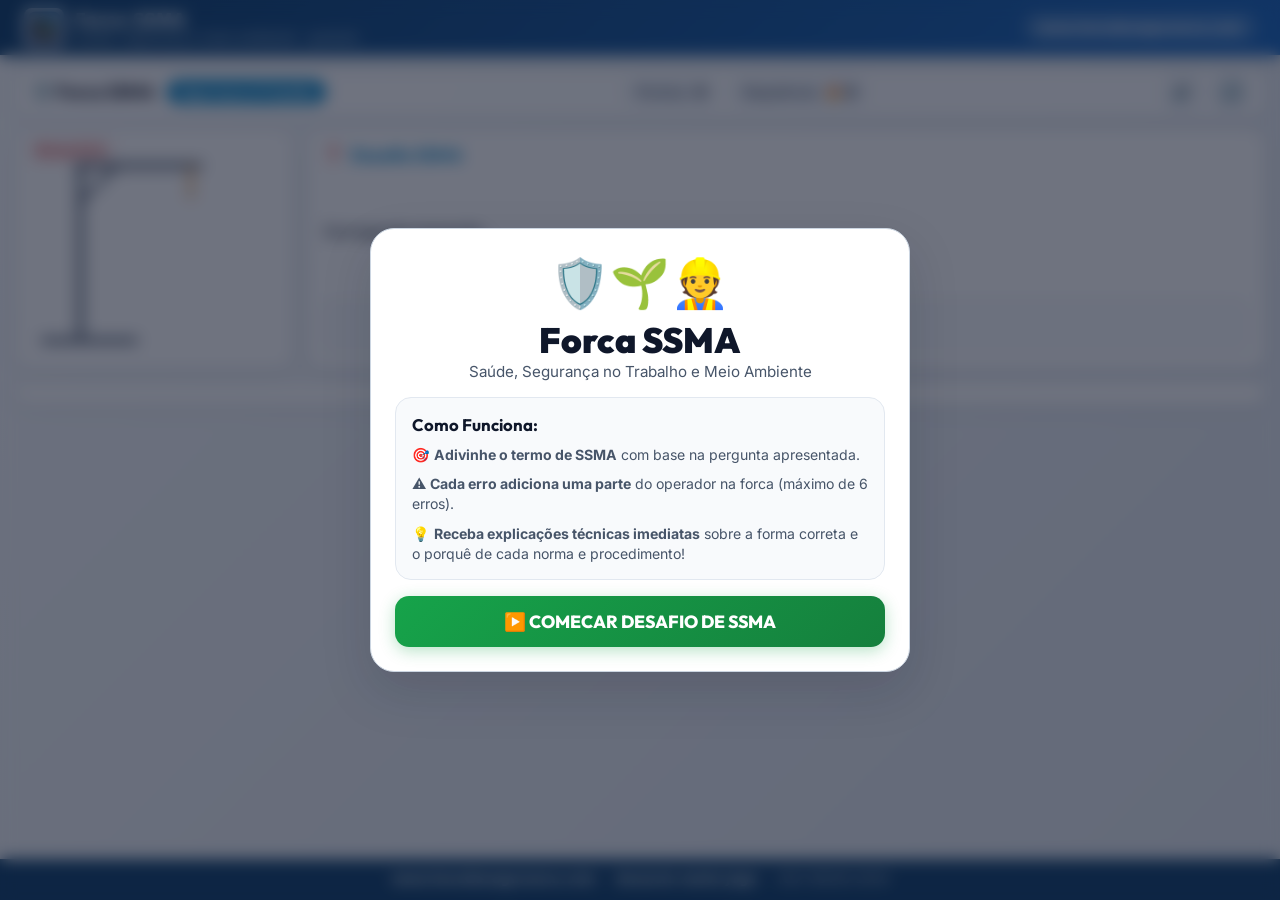
<file: index.html>
<!DOCTYPE html>
<html lang="pt-BR">
<head>
  <meta charset="UTF-8">
  <meta name="viewport" content="width=device-width, initial-scale=1.0">
  <title>Forca SSMA - Saúde, Segurança e Meio Ambiente</title>
  <link rel="preconnect" href="https://fonts.googleapis.com">
  <link rel="preconnect" href="https://fonts.gstatic.com" crossorigin>
  <link href="https://fonts.googleapis.com/css2?family=Outfit:wght@500;700;800;900&family=Inter:wght@400;500;600;700&display=swap" rel="stylesheet">
  <link rel="stylesheet" href="style.css?v=7">
  <link rel="stylesheet" href="hs.css?v=9">
  <link rel="icon" href="logo.png">
  <meta name="theme-color" content="#0b3d6b">
  <meta name="description" content="Forca SSMA: jogo gratuito de saúde, segurança e meio ambiente — Hora da Segurança.">
  <script>
    window.HS_CONFIG = {
      treinamento: 'Forca SSMA',
      titulo: 'Forca SSMA',
      subtitulo: 'Saúde, segurança e meio ambiente · gratuito'
    };
  </script>
  <script src="hs.js?v=7"></script>
</head>
<body>
  <div id="app-container">
    <!-- Header HUD Bar -->
    <header id="game-hud" class="glass-header">
      <div class="hud-left">
        <span class="app-logo">🛡️ Forca SSMA</span>
        <div id="category-badge" class="badge-cat sst">Segurança no Trabalho</div>
      </div>

      <div class="hud-center">
        <div class="stat-pill">
          <span class="pill-label">Pontos:</span>
          <span id="hud-score" class="pill-val">0</span>
        </div>
        <div class="stat-pill">
          <span class="pill-label">Sequência:</span>
          <span id="hud-streak" class="pill-val">🔥 0</span>
        </div>
      </div>

      <div class="hud-right">
        <button id="btn-sound" class="icon-btn" title="Alternar Som">🔊</button>
        <button id="btn-restart-game" class="icon-btn" title="Reiniciar Partida">🔄</button>
      </div>
    </header>

    <!-- Main Content Area -->
    <main id="game-main">
      <!-- Upper Section: Gallows Canvas + Question Clue Card -->
      <section class="game-stage">
        <!-- Gallows Canvas Container -->
        <div class="canvas-card glass-card">
          <div class="error-badge">Erros: <span id="error-count">0</span> / 6</div>
          <canvas id="gallows-canvas" width="280" height="240"></canvas>
        </div>

        <!-- Clue Question Card -->
        <div class="clue-card glass-card">
          <div class="clue-header">
            <span class="clue-icon">❓</span>
            <h3>Desafio SSMA</h3>
          </div>
          <p id="clue-text" class="clue-question">Carregando pergunta...</p>
          
          <!-- Word Slots Container -->
          <div id="word-container" class="word-slots">
            <!-- Dynamic Letter Boxes will be generated here -->
          </div>
        </div>
      </section>

      <!-- Keyboard & Action Section -->
      <section class="keyboard-section glass-card">
        <div id="virtual-keyboard" class="keyboard-grid">
          <!-- A-Z Letter Buttons generated dynamically -->
        </div>
      </section>
    </main>

    <!-- Educational Explanation Modal (Mensagem Orientativa em cada Erro / Fim de Rodada) -->
    <div id="screen-explanation" class="overlay-modal hidden">
      <div class="modal-card glass-card-heavy">
        <div id="modal-badge" class="modal-badge-status danger">⚠️ ATENÇÃO - APRENDIZADO DE SEGURANÇA</div>
        <h2 id="modal-title">Ops! Resposta Incorreta</h2>
        
        <div class="explanation-content">
          <div class="exp-section correct-word-box">
            <span class="exp-label">Termo Correto:</span>
            <strong id="exp-word" class="highlight-word">EPI</strong>
          </div>

          <div class="exp-section">
            <h4>💡 Por que esta norma/prática é fundamental?</h4>
            <p id="exp-why">Explicação do porquê a norma existe...</p>
          </div>

          <div class="exp-section">
            <h4>🛡️ Como aplicar a forma correta na prática?</h4>
            <p id="exp-how">Como proceder com segurança...</p>
          </div>
        </div>

        <button id="btn-next-question" class="btn-primary glow-btn">
          ▶️ CONTINUAR A PARTIDA
        </button>
      </div>
    </div>

    <!-- Start / Menu Overlay -->
    <div id="screen-menu" class="overlay-modal active">
      <div class="modal-card glass-card-heavy center-menu">
        <div class="menu-header">
          <span class="hero-icon">🛡️🌱👷</span>
          <h1>Forca SSMA</h1>
          <p class="subtitle">Saúde, Segurança no Trabalho e Meio Ambiente</p>
        </div>

        <div class="menu-intro-box">
          <h3>Como Funciona:</h3>
          <ul>
            <li>🎯 <strong>Adivinhe o termo de SSMA</strong> com base na pergunta apresentada.</li>
            <li>⚠️ <strong>Cada erro adiciona uma parte</strong> do operador na forca (máximo de 6 erros).</li>
            <li>💡 <strong>Receba explicações técnicas imediatas</strong> sobre a forma correta e o porquê de cada norma e procedimento!</li>
          </ul>
        </div>

        <button id="btn-start" class="btn-primary glow-btn">
          ▶️ COMECAR DESAFIO DE SSMA
        </button>
      </div>
    </div>
  </div>

  <script type="module" src="src/main.js"></script>
</body>
</html>
</file>
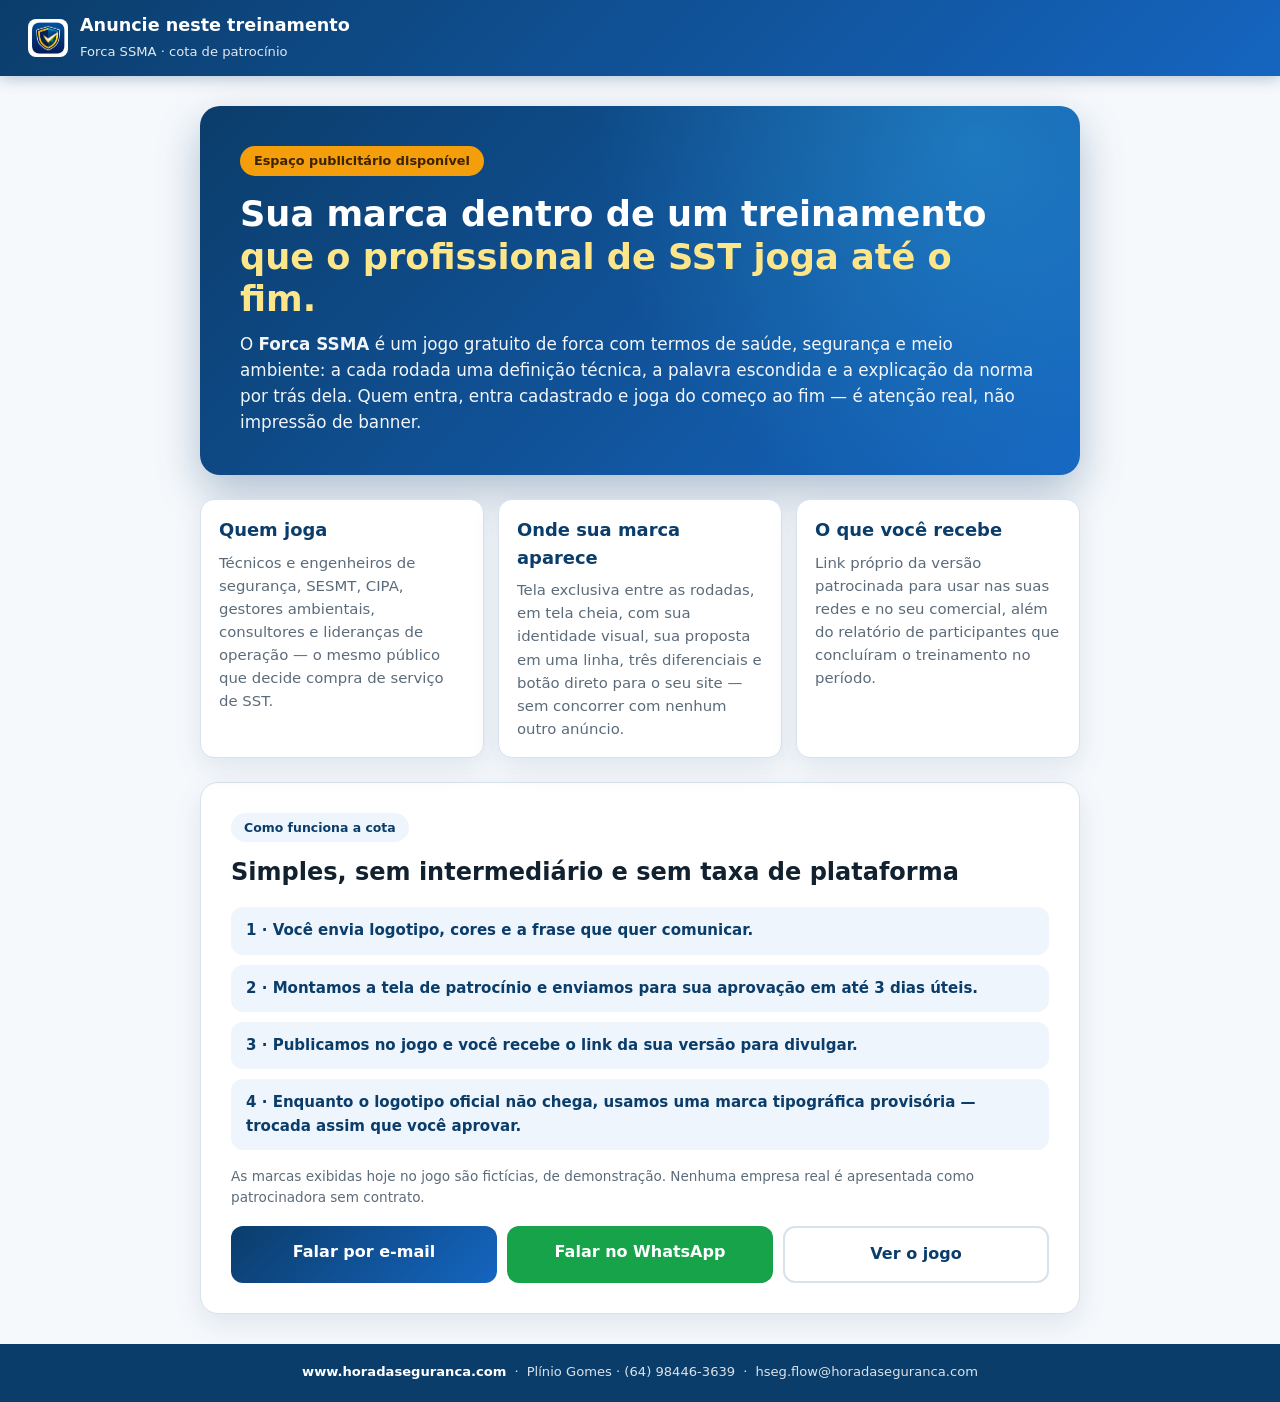
<file: anuncie.html>
<!DOCTYPE html>
<html lang="pt-BR">
<head>
<meta charset="UTF-8">
<meta name="viewport" content="width=device-width, initial-scale=1.0, viewport-fit=cover">
<meta name="theme-color" content="#0b3d6b">
<meta name="description" content="Patrocine o Forca SSMA e coloque sua marca na frente de profissionais de segurança do trabalho em todo o Brasil.">
<title>Anuncie no Forca SSMA | Hora da Segurança</title>
<link rel="icon" href="logo.png">
<style>
  /* Página independente do CSS do jogo: nada aqui depende de style.css */
  :root {
    --azul: #0b3d6b; --azul-claro: #1565c0; --azul-suave: #eef5fc;
    --ambar: #f59e0b; --tinta: #12212f; --cinza: #5b6b7a; --borda: #d8e2ec;
    --sombra: 0 10px 28px rgba(11, 61, 107, .1);
  }
  * { box-sizing: border-box; }
  body {
    margin: 0; background: #f6f9fc; color: var(--tinta);
    font-family: "Segoe UI", system-ui, -apple-system, Roboto, Arial, sans-serif;
    line-height: 1.55;
  }
  .topo {
    display: flex; align-items: center; gap: 12px;
    padding: 12px clamp(14px, 4vw, 28px);
    padding-top: calc(12px + env(safe-area-inset-top));
    background: linear-gradient(135deg, var(--azul), var(--azul-claro));
    color: #fff; box-shadow: 0 3px 14px rgba(11, 61, 107, .28);
  }
  .topo img { width: 40px; height: auto; border-radius: 8px; background: #fff; padding: 3px; }
  .topo strong { display: block; font-size: clamp(.95rem, 2.6vw, 1.1rem); }
  .topo span { font-size: clamp(.7rem, 2vw, .82rem); opacity: .88; }
  main { max-width: 940px; margin: 0 auto; padding: clamp(16px, 4vw, 30px); }
  .hero {
    background: radial-gradient(circle at 88% 10%, #38bdf855, transparent 45%),
                linear-gradient(135deg, #0b3d6b, #1565c0);
    color: #fff; border-radius: 20px; padding: clamp(22px, 5vw, 40px);
    box-shadow: 0 18px 44px rgba(11, 61, 107, .3);
  }
  .selo {
    display: inline-block; background: var(--ambar); color: #3b2200;
    border-radius: 999px; padding: 5px 14px; font-size: clamp(.7rem, 2vw, .8rem); font-weight: 700;
  }
  .hero h1 { color: #fff; font-size: clamp(1.4rem, 5vw, 2.2rem); margin: .5em 0 .3em; line-height: 1.2; }
  .hero h1 em { color: #fde68a; font-style: normal; }
  .hero p { font-size: clamp(.92rem, 2.7vw, 1.05rem); opacity: .95; margin: 0; }
  .grade { display: grid; gap: 14px; grid-template-columns: 1fr; margin: 24px 0; }
  @media (min-width: 780px) { .grade { grid-template-columns: repeat(3, 1fr); } }
  .item { background: #fff; border: 1px solid var(--borda); border-radius: 14px; padding: 16px 18px; box-shadow: var(--sombra); }
  .item h3 { color: var(--azul); margin: 0 0 8px; font-size: clamp(1rem, 3vw, 1.12rem); }
  .item p { font-size: clamp(.84rem, 2.4vw, .93rem); color: var(--cinza); margin: 0; }
  .cartao { background: #fff; border: 1px solid var(--borda); border-radius: 18px; padding: clamp(18px, 4vw, 30px); box-shadow: var(--sombra); }
  .etiqueta {
    display: inline-block; background: var(--azul-suave); color: var(--azul);
    border-radius: 999px; padding: 5px 13px; font-size: .78rem; font-weight: 700;
  }
  .cartao h2 { font-size: clamp(1.15rem, 3.6vw, 1.5rem); margin: 12px 0 16px; }
  .lista { list-style: none; padding: 0; display: grid; gap: 10px; margin: 0 0 16px; }
  .lista li {
    background: var(--azul-suave); border-radius: 12px; padding: 12px 15px;
    font-size: clamp(.85rem, 2.4vw, .94rem); color: var(--azul); font-weight: 600;
  }
  .nota { font-size: clamp(.76rem, 2.1vw, .85rem); color: var(--cinza); }
  .contato { display: flex; flex-wrap: wrap; gap: 10px; margin-top: 18px; }
  .btn {
    flex: 1 1 220px; display: block; text-align: center; text-decoration: none;
    border-radius: 12px; padding: 14px 20px; font-weight: 700;
    font-size: clamp(.9rem, 2.5vw, 1rem);
  }
  .btn-principal { background: linear-gradient(135deg, var(--azul), var(--azul-claro)); color: #fff; }
  .btn-zap { background: #16a34a; color: #fff; }
  .btn-secundario { background: #fff; color: var(--azul); border: 2px solid var(--borda); }
  .rodape {
    display: flex; flex-wrap: wrap; gap: 8px; justify-content: center;
    padding: 18px 14px calc(20px + env(safe-area-inset-bottom));
    background: var(--azul); color: rgba(255, 255, 255, .85); font-size: clamp(.72rem, 2vw, .82rem);
  }
  .rodape a { color: #fff; font-weight: 600; text-decoration: none; }
  @media (prefers-reduced-motion: reduce) { * { animation: none !important; transition: none !important; } }
</style>
</head>
<body>

<header class="topo">
  <img src="logo.png" alt="Hora da Segurança">
  <div>
    <strong>Anuncie neste treinamento</strong>
    <span>Forca SSMA · cota de patrocínio</span>
  </div>
</header>

<main>
  <section class="hero">
    <span class="selo">Espaço publicitário disponível</span>
    <h1>Sua marca dentro de um treinamento<br><em>que o profissional de SST joga até o fim.</em></h1>
    <p>
      O <strong>Forca SSMA</strong> é um jogo gratuito de forca com termos de saúde, segurança e meio ambiente: a cada rodada uma definição técnica, a palavra escondida e a explicação da norma por trás dela. Quem entra, entra cadastrado e joga do começo ao fim — é atenção real, não impressão de banner.
    </p>
  </section>

  <div class="grade">
    <div class="item">
      <h3>Quem joga</h3>
      <p>Técnicos e engenheiros de segurança, SESMT, CIPA, gestores ambientais, consultores e lideranças
         de operação — o mesmo público que decide compra de serviço de SST.</p>
    </div>
    <div class="item">
      <h3>Onde sua marca aparece</h3>
      <p>Tela exclusiva entre as rodadas, em tela cheia, com sua identidade visual, sua proposta em uma linha, três diferenciais e botão direto para o seu site — sem concorrer com nenhum outro anúncio.</p>
    </div>
    <div class="item">
      <h3>O que você recebe</h3>
      <p>Link próprio da versão patrocinada para usar nas suas redes e no seu comercial, além do relatório
         de participantes que concluíram o treinamento no período.</p>
    </div>
  </div>

  <div class="cartao">
    <span class="etiqueta">Como funciona a cota</span>
    <h2>Simples, sem intermediário e sem taxa de plataforma</h2>
    <ul class="lista">
      <li>1 · Você envia logotipo, cores e a frase que quer comunicar.</li>
      <li>2 · Montamos a tela de patrocínio e enviamos para sua aprovação em até 3 dias úteis.</li>
      <li>3 · Publicamos no jogo e você recebe o link da sua versão para divulgar.</li>
      <li>4 · Enquanto o logotipo oficial não chega, usamos uma marca tipográfica provisória — trocada assim que você aprovar.</li>
    </ul>
    <p class="nota">
      As marcas exibidas hoje no jogo são fictícias, de demonstração. Nenhuma empresa real é apresentada como
      patrocinadora sem contrato.
    </p>

    <div class="contato">
      <a class="btn btn-principal" href="mailto:hseg.flow@horadaseguranca.com?subject=Patroc%C3%ADnio%20no%20Forca%20SSMA">
        Falar por e-mail
      </a>
      <a class="btn btn-zap" href="https://wa.me/5564984463639?text=Ol%C3%A1%2C%20quero%20saber%20sobre%20o%20patroc%C3%ADnio%20no%20Forca%20SSMA"
         target="_blank" rel="noopener noreferrer">
        Falar no WhatsApp
      </a>
      <a class="btn btn-secundario" href="index.html">Ver o jogo</a>
    </div>
  </div>
</main>

<footer class="rodape">
  <a href="https://www.horadaseguranca.com" target="_blank" rel="noopener noreferrer">www.horadaseguranca.com</a>
  <span>·</span>
  <span>Plínio Gomes · (64) 98446-3639</span>
  <span>·</span>
  <span>hseg.flow@horadaseguranca.com</span>
</footer>

</body>
</html>
</file>
<file: style.css>
:root {
  --bg-gradient: linear-gradient(135deg, #f8fafc 0%, #e2e8f0 100%);
  --card-bg: rgba(255, 255, 255, 0.92);
  --card-border: #cbd5e1;
  --text-main: #0f172a;
  --text-muted: #475569;

  --color-sst: #0284c7;
  --color-saude: #16a34a;
  --color-ma: #d97706;
  --color-danger: #dc2626;
  --color-success: #16a34a;

  --font-heading: 'Outfit', sans-serif;
  --font-body: 'Inter', sans-serif;
}

* {
  box-sizing: border-box;
  margin: 0;
  padding: 0;
  user-select: none;
  -webkit-user-select: none;
  touch-action: manipulation;
}

html, body {
  width: 100vw;
  height: 100vh;
  overflow: hidden;
  background: var(--bg-gradient);
  color: var(--text-main);
  font-family: var(--font-body);
}

#app-container {
  display: flex;
  flex-direction: column;
  align-items: center;
  justify-content: space-between;
  width: 100%;
  height: 100vh;
  padding: 10px 14px;
  max-width: 900px;
  margin: 0 auto;
}

/* Glass Panels */
.glass-header {
  width: 100%;
  height: 54px;
  background: rgba(255, 255, 255, 0.85);
  backdrop-filter: blur(10px);
  -webkit-backdrop-filter: blur(10px);
  border: 1px solid var(--card-border);
  border-radius: 16px;
  display: flex;
  align-items: center;
  justify-content: space-between;
  padding: 0 16px;
  box-shadow: 0 4px 12px rgba(15, 23, 42, 0.05);
}

.glass-card {
  background: var(--card-bg);
  border: 1px solid var(--card-border);
  border-radius: 18px;
  box-shadow: 0 4px 16px rgba(15, 23, 42, 0.06);
}

.glass-card-heavy {
  background: #ffffff;
  border: 1px solid #cbd5e1;
  border-radius: 24px;
  box-shadow: 0 20px 50px rgba(15, 23, 42, 0.15);
}

/* HUD Components */
.hud-left, .hud-center, .hud-right {
  display: flex;
  align-items: center;
  gap: 12px;
}

.app-logo {
  font-family: var(--font-heading);
  font-weight: 800;
  font-size: 1.1rem;
  color: #0f172a;
}

.badge-cat {
  padding: 4px 12px;
  border-radius: 20px;
  font-family: var(--font-heading);
  font-weight: 700;
  font-size: 0.8rem;
  color: #fff;
}

.badge-cat.sst { background: var(--color-sst); }
.badge-cat.saude { background: var(--color-saude); }
.badge-cat.ma { background: var(--color-ma); }

.stat-pill {
  display: flex;
  align-items: center;
  gap: 6px;
  background: #f1f5f9;
  padding: 4px 12px;
  border-radius: 20px;
  font-size: 0.88rem;
  border: 1px solid #e2e8f0;
}

.pill-label {
  color: var(--text-muted);
  font-weight: 600;
}

.pill-val {
  font-family: var(--font-heading);
  font-weight: 800;
  color: #0f172a;
}

.icon-btn {
  background: #f1f5f9;
  border: 1px solid #cbd5e1;
  width: 36px;
  height: 36px;
  border-radius: 10px;
  cursor: pointer;
  display: flex;
  align-items: center;
  justify-content: center;
  font-size: 1rem;
  transition: all 0.2s ease;
}

.icon-btn:hover {
  background: #e2e8f0;
  transform: translateY(-2px);
}

/* Main Layout */
#game-main {
  flex: 1;
  width: 100%;
  display: flex;
  flex-direction: column;
  gap: 10px;
  margin: 8px 0;
}

.game-stage {
  display: grid;
  grid-template-columns: 280px 1fr;
  gap: 12px;
  align-items: stretch;
}

/* Gallows Canvas Card */
.canvas-card {
  position: relative;
  display: flex;
  align-items: center;
  justify-content: center;
  padding: 10px;
  background: #ffffff;
}

.error-badge {
  position: absolute;
  top: 10px;
  left: 12px;
  background: #fef2f2;
  border: 1px solid #fecaca;
  color: var(--color-danger);
  font-family: var(--font-heading);
  font-weight: 800;
  font-size: 0.82rem;
  padding: 3px 10px;
  border-radius: 12px;
}

#gallows-canvas {
  width: 100%;
  height: 100%;
  max-height: 240px;
  display: block;
}

/* Clue Question Card */
.clue-card {
  padding: 16px;
  display: flex;
  flex-direction: column;
  justify-content: space-between;
  background: #ffffff;
}

.clue-header {
  display: flex;
  align-items: center;
  gap: 8px;
  color: var(--color-sst);
}

.clue-header h3 {
  font-family: var(--font-heading);
  font-size: 1.05rem;
  font-weight: 800;
}

.clue-question {
  font-size: 0.98rem;
  line-height: 1.45;
  color: #1e293b;
  font-weight: 500;
  margin: 10px 0;
}

/* Word Slots */
.word-slots {
  display: flex;
  flex-wrap: wrap;
  gap: 8px;
  align-items: center;
  justify-content: center;
  min-height: 54px;
  padding: 8px;
  background: #f8fafc;
  border-radius: 12px;
  border: 1px dashed #cbd5e1;
}

.letter-slot {
  width: 36px;
  height: 44px;
  background: #ffffff;
  border: 2px solid #cbd5e1;
  border-radius: 8px;
  display: flex;
  align-items: center;
  justify-content: center;
  font-family: var(--font-heading);
  font-weight: 800;
  font-size: 1.3rem;
  color: #0f172a;
  box-shadow: 0 2px 4px rgba(0, 0, 0, 0.04);
  transition: all 0.2s ease;
}

.letter-slot.filled {
  border-color: var(--color-sst);
  background: #f0f9ff;
  color: var(--color-sst);
  animation: pop-slot 0.25s ease;
}

.letter-space {
  width: 14px;
}

@keyframes pop-slot {
  0% { transform: scale(0.8); }
  50% { transform: scale(1.15); }
  100% { transform: scale(1); }
}

/* Virtual Keyboard Section */
.keyboard-section {
  padding: 12px;
  background: #ffffff;
}

.keyboard-grid {
  display: grid;
  grid-template-columns: repeat(13, 1fr);
  gap: 6px;
}

.key-btn {
  height: 44px;
  background: #f1f5f9;
  border: 1px solid #cbd5e1;
  border-radius: 10px;
  font-family: var(--font-heading);
  font-weight: 800;
  font-size: 1.1rem;
  color: #0f172a;
  cursor: pointer;
  display: flex;
  align-items: center;
  justify-content: center;
  transition: all 0.15s ease;
}

.key-btn:hover:not(:disabled) {
  background: #e2e8f0;
  transform: translateY(-2px);
}

.key-btn:disabled {
  opacity: 0.4;
  cursor: not-allowed;
}

.key-btn.correct {
  background: #dcfce7;
  border-color: #86efac;
  color: #15803d;
}

.key-btn.wrong {
  background: #fee2e2;
  border-color: #fca5a5;
  color: #b91c1c;
}

/* Modals */
.overlay-modal {
  position: absolute;
  top: 0;
  left: 0;
  width: 100%;
  height: 100%;
  display: flex;
  align-items: center;
  justify-content: center;
  padding: 16px;
  z-index: 100;
  background: rgba(15, 23, 42, 0.6);
  backdrop-filter: blur(8px);
  -webkit-backdrop-filter: blur(8px);
  transition: opacity 0.3s ease, visibility 0.3s ease;
}

.overlay-modal.hidden {
  opacity: 0;
  visibility: hidden;
  pointer-events: none;
}

.overlay-modal.active {
  opacity: 1;
  visibility: visible;
}

.modal-card {
  width: 100%;
  max-width: 540px;
  max-height: 94vh;
  overflow-y: auto;
  padding: 24px;
  display: flex;
  flex-direction: column;
  gap: 16px;
}

.modal-card.center-menu {
  text-align: center;
  align-items: center;
}

.modal-badge-status {
  align-self: flex-start;
  padding: 5px 14px;
  border-radius: 20px;
  font-family: var(--font-heading);
  font-weight: 800;
  font-size: 0.82rem;
}

.modal-badge-status.danger {
  background: #fef2f2;
  color: var(--color-danger);
  border: 1px solid #fecaca;
}

.modal-badge-status.success {
  background: #f0fdf4;
  color: var(--color-success);
  border: 1px solid #bbf7d0;
}

.modal-card h2 {
  font-family: var(--font-heading);
  font-size: 1.6rem;
  font-weight: 800;
  color: #0f172a;
}

.explanation-content {
  display: flex;
  flex-direction: column;
  gap: 14px;
  text-align: left;
}

.exp-section {
  background: #f8fafc;
  border: 1px solid #e2e8f0;
  padding: 12px 14px;
  border-radius: 14px;
}

.exp-section h4 {
  font-family: var(--font-heading);
  font-size: 0.95rem;
  font-weight: 700;
  color: #0f172a;
  margin-bottom: 4px;
}

.exp-section p {
  font-size: 0.88rem;
  color: var(--text-muted);
  line-height: 1.45;
}

.correct-word-box {
  background: #f0f9ff;
  border-color: #bae6fd;
  display: flex;
  align-items: center;
  gap: 10px;
}

.exp-label {
  font-size: 0.88rem;
  color: var(--text-muted);
  font-weight: 600;
}

.highlight-word {
  font-family: var(--font-heading);
  font-size: 1.2rem;
  font-weight: 900;
  color: var(--color-sst);
  letter-spacing: 1px;
}

.btn-primary {
  background: linear-gradient(135deg, #16a34a, #15803d);
  color: #fff;
  border: none;
  font-family: var(--font-heading);
  font-weight: 800;
  font-size: 1.1rem;
  padding: 14px 28px;
  border-radius: 14px;
  cursor: pointer;
  width: 100%;
  box-shadow: 0 4px 16px rgba(22, 163, 74, 0.3);
  transition: all 0.2s ease;
}

.btn-primary:hover {
  transform: translateY(-2px);
  box-shadow: 0 8px 20px rgba(22, 163, 74, 0.4);
}

.menu-header .hero-icon {
  font-size: 3rem;
  display: block;
  margin-bottom: 6px;
}

.menu-header h1 {
  font-family: var(--font-heading);
  font-size: 2.2rem;
  font-weight: 900;
  color: #0f172a;
}

.menu-header .subtitle {
  color: var(--text-muted);
  font-size: 0.95rem;
}

.menu-intro-box {
  background: #f8fafc;
  border: 1px solid #e2e8f0;
  border-radius: 16px;
  padding: 16px;
  text-align: left;
  width: 100%;
}

.menu-intro-box h3 {
  font-family: var(--font-heading);
  font-size: 1.05rem;
  margin-bottom: 10px;
  color: #0f172a;
}

.menu-intro-box ul {
  list-style: none;
  display: flex;
  flex-direction: column;
  gap: 10px;
}

.menu-intro-box li {
  font-size: 0.88rem;
  color: var(--text-muted);
  line-height: 1.4;
}

/* Media Queries for Mobile Responsiveness */
@media (max-width: 680px) {
  .game-stage {
    grid-template-columns: 1fr;
  }
  .canvas-card {
    max-height: 180px;
  }
  #gallows-canvas {
    max-height: 160px;
  }
  .keyboard-grid {
    grid-template-columns: repeat(7, 1fr);
  }
  .key-btn {
    height: 40px;
    font-size: 1rem;
  }
  .letter-slot {
    width: 30px;
    height: 38px;
    font-size: 1.1rem;
  }

  /* O teclado é o único jeito de jogar: ele fica ancorado embaixo e nunca encolhe.
     Quem cede altura em tela curta é a forca, que rola junto com a pergunta. */
  #app-container { padding: 8px 10px; }
  #game-main {
    flex: 1 1 auto;
    min-height: 0;
    margin: 6px 0;
    gap: 8px;
  }
  .game-stage {
    flex: 1 1 auto;
    min-height: 0;
    grid-template-rows: auto 1fr;
  }
  .keyboard-section { flex: 0 0 auto; }

  /* Dentro do card, só o enunciado rola. A forca fica em cima e os quadrinhos
     da palavra ficam colados no teclado, sempre visíveis. */
  .clue-card { min-height: 0; }
  #clue-text {
    overflow-y: auto;
    -webkit-overflow-scrolling: touch;
    min-height: 0;
    flex: 1 1 auto;
  }
  .word-slots { flex: 0 0 auto; }
}

/* Telas curtas (celular deitado ou aparelho pequeno): compacta tudo
   para as 4 fileiras de letras continuarem inteiras dentro da tela. */
@media (max-width: 680px) and (max-height: 700px) {
  /* o nome do jogo já aparece na faixa da Hora da Segurança, logo acima */
  .app-logo { display: none; }
  #game-hud { padding: 5px 8px; }
  .badge-cat { font-size: .68rem; padding: 3px 8px; }
  .stat-pill { font-size: .72rem; padding: 3px 8px; }
  .canvas-card { max-height: 104px; padding: 6px; }
  #gallows-canvas { max-height: 92px; }
  /* o título do card come uma linha inteira do enunciado */
  .clue-header { display: none; }
  .clue-card { padding: 10px 12px; }
  /* o enunciado é a pergunta: garante ao menos três linhas antes de rolar */
  #clue-text { min-height: 3.2em; font-size: .92rem; }
  .keyboard-section { padding: 8px; }
  .keyboard-grid { gap: 4px; }
  .key-btn { height: 34px; font-size: .92rem; border-radius: 8px; }
  .letter-slot { width: 26px; height: 32px; font-size: 1rem; }
}
</file>
<file: hs.css>
/* Camada padrão Hora da Segurança — marca, cadastro e publicidade.
   Prefixo hs- em tudo para não colidir com o CSS do jogo. */

:root {
  --hs-azul: #0b3d6b;
  --hs-azul-claro: #1565c0;
  --hs-ambar: #f59e0b;
  --hs-vermelho: #dc2626;
  --hs-tinta: #12212f;
  --hs-borda: #d8e2ec;
}

.hidden { display: none !important; }

/* ---------- encaixe no layout do jogo ----------
   Os jogos usam `height: 100vh` no container e `overflow: hidden` no body.
   Com o topo e o rodapé da Hora da Segurança somados, o conteúdo passava da tela
   e os controles de toque ficavam cortados no celular. Aqui o body vira uma coluna
   e o jogo ocupa exatamente o espaço que sobra. */

body {
  display: flex;
  flex-direction: column;
  height: 100dvh;
  min-height: 100dvh;
}
/* O container do jogo entra aqui pelos três nomes já usados nos projetos.
   `min-height: 0` + `overflow-y: auto` são o que impede o conteúdo de
   transbordar e passar por baixo da faixa "Anuncie neste jogo": sem isso,
   em janela larga e baixa o rodapé cobre o fim do tabuleiro. */
body > #app-container,
body > #app,
body > .app-container,
body > .game-container {
  flex: 1 1 auto;
  height: auto !important;
  min-height: 0;
  /* item flex nasce com min-width: auto e nao encolhe abaixo do conteudo:
     sem isto um titulo com nowrap estica o container alem da tela */
  min-width: 0;
  max-width: 100%;
  overflow-y: auto;
}
.hs-topo, .hs-rodape { flex: 0 0 auto; }

/* ---------- topo e rodapé ---------- */

.hs-topo {
  display: flex; flex-wrap: wrap; gap: 10px;
  align-items: center; justify-content: space-between;
  padding: 8px clamp(12px, 3vw, 24px);
  padding-top: calc(8px + env(safe-area-inset-top));
  background: linear-gradient(135deg, var(--hs-azul), var(--hs-azul-claro));
  color: #fff;
  font-family: "Segoe UI", system-ui, -apple-system, Roboto, Arial, sans-serif;
  box-shadow: 0 3px 14px rgba(11, 61, 107, .28);
  position: relative; z-index: 40;
}
.hs-topo-marca { display: flex; align-items: center; gap: 11px; text-decoration: none; color: #fff; min-width: 0; }
.hs-topo-marca img { width: clamp(30px, 7vw, 40px); height: auto; border-radius: 8px; background: #fff; padding: 3px; }
.hs-topo-marca strong { display: block; font-size: clamp(.9rem, 2.5vw, 1.05rem); line-height: 1.2; }
.hs-topo-marca small { display: block; font-size: clamp(.66rem, 1.9vw, .78rem); opacity: .85; }
.hs-topo-link {
  color: #fff; text-decoration: none; font-weight: 600;
  font-size: clamp(.7rem, 2vw, .82rem);
  background: rgba(255, 255, 255, .16);
  border: 1px solid rgba(255, 255, 255, .3);
  border-radius: 999px; padding: 5px 13px; white-space: nowrap;
}

.hs-rodape {
  display: flex; flex-wrap: wrap; gap: 8px;
  justify-content: center; align-items: center;
  padding: 12px 14px calc(14px + env(safe-area-inset-bottom));
  background: var(--hs-azul); color: rgba(255, 255, 255, .85);
  font-family: "Segoe UI", system-ui, sans-serif;
  font-size: clamp(.72rem, 2vw, .82rem);
  position: relative; z-index: 40;
}
.hs-rodape a { color: #fff; text-decoration: none; font-weight: 600; }
.hs-rodape a:hover { text-decoration: underline; }

/* ---------- telas sobrepostas ---------- */

.hs-tela {
  position: fixed; inset: 0; z-index: 9000;
  display: grid; place-items: center;
  padding: clamp(12px, 4vw, 28px);
  background: rgba(6, 18, 30, .82);
  backdrop-filter: blur(6px);
  -webkit-backdrop-filter: blur(6px);
  overflow-y: auto;
  font-family: "Segoe UI", system-ui, -apple-system, Roboto, Arial, sans-serif;
}

/* ---------- cadastro ---------- */

.hs-card {
  width: 100%; max-width: 460px;
  background: #fff; color: var(--hs-tinta);
  border-radius: 18px; padding: clamp(20px, 5vw, 32px);
  box-shadow: 0 22px 50px rgba(0, 0, 0, .35);
}
.hs-selo {
  display: inline-block; background: var(--hs-ambar); color: #3b2200;
  border-radius: 999px; padding: 5px 14px;
  font-size: clamp(.7rem, 2vw, .8rem); font-weight: 700;
}
.hs-card h2 { font-size: clamp(1.25rem, 4.4vw, 1.7rem); margin: 14px 0 6px; line-height: 1.2; }
.hs-sub { color: #5b6b7a; font-size: clamp(.85rem, 2.4vw, .95rem); margin: 0 0 18px; }
.hs-card label { display: block; font-weight: 700; font-size: clamp(.82rem, 2.3vw, .9rem); margin: 12px 0 6px; }
.hs-card .hs-opc { font-weight: 400; color: #5b6b7a; }
/* Os jogos aplicam `* { user-select: none }`, o que impede o clique de dar foco
   nos campos de texto. Aqui a seleção é devolvida explicitamente ao cadastro. */
.hs-tela, .hs-tela * {
  -webkit-user-select: auto;
  user-select: auto;
}
.hs-card input, .hs-card label, .hs-card p, .hs-card h2 {
  -webkit-user-select: text;
  user-select: text;
}
.hs-card input {
  width: 100%; box-sizing: border-box; padding: 12px 14px;
  border: 2px solid var(--hs-borda); border-radius: 12px;
  font-family: inherit; font-size: 1rem; background: #fbfdff; color: var(--hs-tinta);
  pointer-events: auto;
  touch-action: manipulation;
  cursor: text;
}
.hs-card input:focus { outline: none; border-color: var(--hs-azul-claro); background: #fff; }
.hs-erro { display: block; color: var(--hs-vermelho); font-size: .8rem; margin-top: 5px; font-weight: 600; }
.hs-nota { font-size: clamp(.72rem, 2vw, .8rem); color: #5b6b7a; text-align: center; margin: 12px 0 0; }

.hs-btn {
  display: block; width: 100%; box-sizing: border-box;
  margin-top: 16px; border: none; border-radius: 12px;
  padding: 14px 22px; font-family: inherit;
  font-size: clamp(.95rem, 2.7vw, 1.05rem); font-weight: 700;
  color: #fff; background: linear-gradient(135deg, var(--hs-azul), var(--hs-azul-claro));
  cursor: pointer; text-align: center; text-decoration: none;
  box-shadow: 0 8px 20px rgba(11, 61, 107, .3);
}
.hs-btn:active { transform: translateY(1px); }

/* ---------- publicidade ---------- */

.hs-ad {
  width: 100%; max-width: 540px;
  border-radius: 20px; padding: clamp(18px, 4.5vw, 30px);
  color: #fff; text-align: center;
  box-shadow: 0 18px 44px rgba(0, 0, 0, .3);
}
.hs-ad-selo {
  display: inline-block; background: rgba(255, 255, 255, .18);
  border: 1px solid rgba(255, 255, 255, .35); border-radius: 999px;
  padding: 5px 14px; font-size: clamp(.68rem, 2vw, .78rem); font-weight: 700; margin-bottom: 14px;
}
.hs-ad-topo { display: flex; align-items: center; gap: 14px; text-align: left; margin-bottom: 12px; }
.hs-ad-logo {
  flex: 0 0 auto; width: 62px; height: 62px; border-radius: 14px;
  background: #fff; display: grid; place-items: center;
  font-size: 1.5rem; font-weight: 900;
}
.hs-ad-logo-img { width: auto; min-width: 88px; max-width: 148px; height: 66px; padding: 8px 12px; }
.hs-ad-logo-img img { max-width: 100%; max-height: 100%; object-fit: contain; display: block; }
.hs-ad-logo.hs-fundo-escuro { background: #10233a; }
.hs-ad-topo h3 { margin: 0; font-size: clamp(1.05rem, 3.5vw, 1.35rem); }
.hs-ad-topo span { font-size: clamp(.74rem, 2.2vw, .85rem); opacity: .88; }
.hs-ad-previa {
  background: rgba(0, 0, 0, .22); border: 1px solid rgba(255, 255, 255, .28);
  border-radius: 10px; padding: 9px 12px; text-align: left;
  font-size: clamp(.7rem, 1.95vw, .78rem); margin: 0 0 12px;
}
.hs-ad-tagline { font-size: clamp(.95rem, 3vw, 1.1rem); font-weight: 700; margin: 0 0 8px; }
.hs-ad-claim { font-size: clamp(.82rem, 2.4vw, .92rem); opacity: .93; margin: 0 0 14px; }
.hs-ad-chips { display: flex; flex-wrap: wrap; gap: 7px; justify-content: center; margin-bottom: 14px; }
.hs-ad-chip {
  background: rgba(255, 255, 255, .16); border: 1px solid rgba(255, 255, 255, .3);
  border-radius: 999px; padding: 5px 12px; font-size: clamp(.7rem, 2vw, .78rem); font-weight: 600;
}
.hs-btn-branco { background: #fff; color: #12212f; box-shadow: none; }
.hs-ad-demo {
  font-size: clamp(.7rem, 2vw, .78rem); opacity: .9; margin: 12px 0 0;
  background: rgba(0, 0, 0, .16); border-radius: 10px; padding: 9px 12px;
}
.hs-ad-demo a, .hs-ad-rodape a { color: #fff; }
.hs-btn-continuar {
  background: rgba(255, 255, 255, .18);
  border: 2px solid rgba(255, 255, 255, .55); box-shadow: none;
}
.hs-btn-continuar:disabled { opacity: .6; cursor: not-allowed; }
.hs-ad-rodape { font-size: clamp(.66rem, 1.9vw, .74rem); opacity: .8; margin: 13px 0 0; }

@media (max-width: 640px) {
  .hs-card input { font-size: 16px; }
}

/* No celular a marca fica compacta para sobrar altura ao jogo e aos controles */
@media (max-width: 680px) {
  .hs-topo { padding: 4px 10px; padding-top: calc(4px + env(safe-area-inset-top)); }
  .hs-topo-marca { gap: 8px; }
  .hs-topo-marca img { width: 26px; padding: 2px; border-radius: 6px; }
  .hs-topo-marca strong { font-size: .85rem; }
  .hs-topo-marca small { display: none; }
  .hs-topo-link { display: none; }
  .hs-rodape { padding: 5px 10px calc(6px + env(safe-area-inset-bottom)); font-size: .66rem; gap: 6px; }

  /* durante a partida o rodapé sai da frente: no celular ele roubava espaço
     e ficava colado nos controles de toque */
  body.hs-jogando .hs-rodape { display: none; }
}
@media (prefers-reduced-motion: reduce) {
  .hs-tela, .hs-btn { transition: none !important; animation: none !important; }
}
</file>
